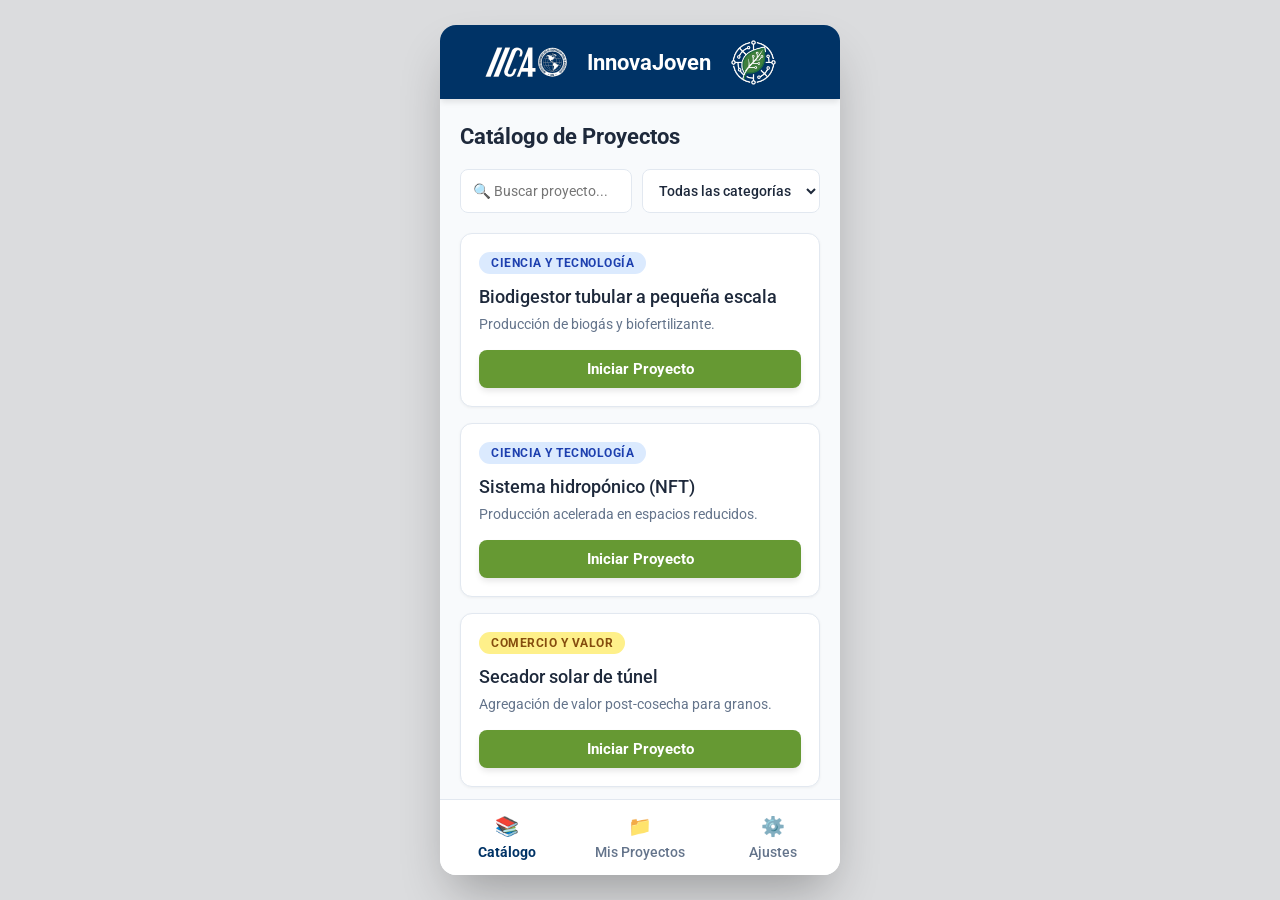
<file: index.html>
<!DOCTYPE html>
<html lang="es" id="html-tag">

<head>
    <meta charset="UTF-8">
    <meta name="viewport" content="width=device-width, initial-scale=1.0">
    <title>Portafolio de soluciones tecnológicas IICA</title>

    <link rel="preconnect" href="https://fonts.googleapis.com">
    <link rel="preconnect" href="https://fonts.gstatic.com" crossorigin>
    <link href="https://fonts.googleapis.com/css2?family=Roboto:ital,wght@0,300;0,400;0,500;0,700;1,400&display=swap" rel="stylesheet">
    <link rel="stylesheet" href="styles.css">
</head>

<body>

<div class="app-container">
    <header class="header">
    <div class="header-content">
        <div class="header-item left">
            <img src="logo-iica.svg" alt="IICA" class="header-logo-iica">
        </div>

        <div class="header-item center">
            <span class="header-title" data-i18n="app_title">InnovaJoven</span>
        </div>

        <div class="header-item right">
            <img src="logo-app.png" alt="Logo InnovaJoven" class="header-logo-app">
        </div>
    </div>
</header>

    <div id="view-catalog" class="view active">
        <h2 class="view-title" data-i18n="catalog_title">Catálogo de soluciones</h2>
        <div class="filter-bar">
            <input type="text" class="search-input" id="search-input" data-i18n-placeholder="search_placeholder" placeholder="🔍 Buscar proyecto..." oninput="renderCatalog()">
            
            <select id="category-filter" class="category-select" onchange="renderCatalog()">
                <option value="all" data-i18n="cat_all">Todas las categorías</option>
                <option value="cat-ciencia" data-i18n="cat_science">Ciencia y Tecnología</option>
                <option value="cat-comercio" data-i18n="cat_commerce">Comercio y Valor</option>
            </select>
        </div>
        <div id="catalog-container"></div>
    </div>

    <div id="view-projects" class="view">
        <h2 class="view-title" data-i18n="dash_title">Proyectos en desarrollo</h2>
        
        <div id="enrolled-container"></div>

        <div class="empty-state" id="empty-projects">
            <p data-i18n="dash_empty">No tienes proyectos inscritos</p>
            <button class="btn btn-primary" onclick="switchNav('view-catalog', 0)" style="width: auto; padding: 8px 16px; margin: 0 auto;" data-i18n="btn_explore">Explorar Catálogo</button>
        </div>
    </div>

    <div id="view-settings" class="view">
        <h2 class="view-title" data-i18n="settings_title">Mi Perfil y Ajustes</h2>
        
        <div class="card">
            <h3 class="card-title" style="margin-bottom: 15px;" data-i18n="settings_prefs">Preferencias de la App</h3>
            <div style="display: flex; justify-content: space-between; align-items: center; margin-bottom: 20px;">
                <span style="color: var(--text-main); font-weight: 500;" data-i18n="settings_lang">Idioma / Language</span>
                <select id="langSelect" onchange="changeLanguage(this.value)" class="lang-select">
                    <option value="es">Español</option>
                    <option value="en">English</option>
                    <option value="pt">Português</option>
                </select>
            </div>
            <div style="display: flex; justify-content: space-between; align-items: center;">
                <span style="color: var(--text-main); font-weight: 500;" data-i18n="settings_dark">Modo Oscuro (Nocturno)</span>
                <input type="checkbox" style="width: 20px; height: 20px;" id="darkModeToggle">
            </div>
        </div>
    </div>

    <div id="view-course" class="view">
        <div class="course-header">
            <button onclick="switchNav('view-projects', 1)" class="btn-back" data-i18n="course_back">⬅ Volver a mis proyectos</button>
            <br>
            <span id="course-category" class="category-pill">Categoría</span>
            <h2 id="course-title" style="margin:8px 0 5px 0; color: var(--text-main); font-weight: 700;">Título</h2>
            
            <a href="#" download class="btn btn-pdf" id="btn-download" data-i18n="course_download">
                ⬇️ Descargar Manual Completo
            </a>

            <div class="progress-container">
                <div style="display: flex; justify-content: space-between; font-size: 0.9rem; font-weight:bold; color: var(--primary);">
                    <span data-i18n="course_progress">Tu avance en la guía:</span>
                    <span id="course-progress-text">0%</span>
                </div>
                <div class="progress-bar"><div class="progress-fill" id="course-progress-fill"></div></div>
            </div>
        </div>

        <h3 style="color: var(--text-main); font-size: 1.1rem; margin-bottom: 15px; font-weight: 500;" data-i18n="course_route">Ruta de Implementación</h3>
        <ul class="module-list" id="dynamic-module-list"></ul>

        <div class="danger-zone">
        <button class="btn-ghost-danger" onclick="unenrollCourse()" data-i18n="btn_unenroll">
            ❌ Abandonar Proyecto
        </button>
    </div>
    </div>

    <nav class="bottom-nav">
        <button class="nav-btn active" onclick="switchNav('view-catalog', 0)"><span style="font-size: 1.2rem;">📚</span> <span data-i18n="nav_catalog">Catálogo</span></button>
        <button class="nav-btn" onclick="switchNav('view-projects', 1)"><span style="font-size: 1.2rem;">📁</span> <span data-i18n="nav_projects">Mis Proyectos</span></button>
        <button class="nav-btn" onclick="switchNav('view-settings', 2)"><span style="font-size: 1.2rem;">⚙️</span> <span data-i18n="nav_settings">Ajustes</span></button>
    </nav>

</div>

<div id="custom-modal" class="modal-overlay">
    <div class="modal-content">
        <div class="modal-header">
            <span id="modal-icon">ℹ️</span>
            <h3 id="modal-title">Título</h3>
        </div>
        <div class="modal-body">
            <p id="modal-message">Mensaje del modal</p>
        </div>
        <div class="modal-footer" id="modal-footer">
            </div>
    </div>
</div>

<script src="translations.js"></script>
<script src="app.js"></script>

</body>
</html>
</file>
<file: styles.css>
:root {
    /* Paleta oficial IICA para web */
    --primary: #003366; /* Azul IICA */
    --success: #669933; /* Verde IICA Web */
    --danger: #CC0033; /* Rojo IICA Web */

    /* Fondos y superficies */
    --app-bg: #DBDCDE; /* Pantone 428 (Gris claro institucional) */
    --view-bg: #F8FAFC; 
    --card-bg: #FFFFFF;

    /* Textos y bordes */
    --text-main: #1E293B;
    --text-muted: #64748B;
    --border: #E2E8F0;
}

body.dark-mode {
    /* Modo oscuro elegante entintado con azul */
    --primary: #003366; 
    --app-bg: #020617;
    --view-bg: #0F172A;
    --card-bg: #1E293B;
    --text-main: #FFFFFF; 
    --text-muted: #CBD5E1;
    --border: #334155;
    --success: #669933;
    --accent-ui: #3B82F6;
}

/* MEJORA ESPECÍFICA: El enlace de "Continuar" en la tarjeta */
body.dark-mode .card-action {
    color: var(--accent-ui) !important;
    font-weight: 700;
}

/* Asegurar que el título de la vista sea blanco puro */
body.dark-mode .view-title {
    color: var(--text-main);
}

/* Mejora para los checkboxes en modo oscuro */
body.dark-mode .module-item {
    border-color: #475569;
}
body.dark-mode .module-status {
    color: #94A3B8;
}

/* Mejora adicional para el header en modo oscuro */
body.dark-mode .header {
    border-bottom: 1px solid var(--border);
    box-shadow: 0 4px 12px rgba(0, 0, 0, 0.5);
}

/* Mejora para los botones en modo oscuro para que no se pierdan */
body.dark-mode .btn-primary {
    background-color: var(--accent-ui);
    color: #FFFFFF;
}
body.dark-mode .nav-btn.active {
    color: var(--accent-ui);
    font-weight: 700;
}

body.dark-mode .card-action, 
body.dark-mode .nav-btn.active {
    text-shadow: 0 0 8px rgba(59, 130, 246, 0.3);
}

* { 
    box-sizing: border-box; 
    font-family: 'Roboto', sans-serif; 
    transition: background-color 0.3s, color 0.3s, border-color 0.3s; 
}

body { 
    background-color: var(--app-bg); 
    margin: 0; 
    display: flex; 
    justify-content: center; 
    align-items: center; 
    min-height: 100vh; 
}

.app-container {
    width: 100%; 
    max-width: 400px; 
    height: 850px; 
    max-height: 100vh;
    background-color: var(--view-bg); 
    position: relative;
    box-shadow: 0 25px 50px -12px rgba(0,0,0,0.3); 
    display: flex; 
    flex-direction: column; 
    overflow: hidden; 
    border-radius: 16px;
}

.header { 
    background-color: var(--primary); 
    color: white; 
    padding: 12px 20px; /* Ajustado para dar espacio al logo */
    z-index: 10; 
    box-shadow: 0 4px 6px -1px rgba(0, 0, 0, 0.1); 
}

.header-content {
    display: flex;
    justify-content: space-between;
    align-items: center;
    width: 100%;
    padding: 0 20px;
    height: 50px;
}

.header-item {
    flex: 1; 
    display: flex;
    align-items: center;
}

.header-item.left {
    justify-content: flex-start;
}

.header-item.center {
    justify-content: center;
}

.header-item.right {
    justify-content: flex-start;
}

.header-logo-iica {
    height: 30px;
    width: auto;
    /* Separación extra interna si fuera necesaria */
    padding-left: 5px;
}

.header-logo-app {
    height: 45px; /* Tu nuevo logo puede ser un poco más grande */
    width: auto;
    margin-left: 0px;
}

.header-title {
    font-size: 1.4rem;
    font-weight: 700;
    text-align: center;
    
    /* NUEVO: Garantiza un espacio mínimo de 20 píxeles a la izquierda y derecha */
    padding: 0 20px; 
    
    /* NUEVO: Evita que el título se parta en dos líneas en pantallas pequeñas */
    white-space: nowrap;
}

/* Ajuste responsivo para celulares pequeños */
@media (max-width: 480px) {
    .header-content {
        padding: 0 10px; /* Reducimos el borde exterior para dar más espacio adentro */
    }
    .header-title {
        font-size: 1.1rem; /* Hacemos la letra un poco más pequeña */
        padding: 0 10px; /* Reducimos la separación para que quepa todo */
    }
    .header-logo-iica { height: 28px; }
    .header-logo-app { height: 35px; }
}

.view { 
    flex: 1; 
    overflow-y: auto; 
    display: none; 
    padding: 24px 20px;
    padding-bottom: 90px; 
    animation: fadeIn 0.3s ease; 
}

.view.active { display: block; }

.view-title {
    color: var(--text-main);
    font-size: 1.4rem;
    font-weight: 700;
    margin-top: 0;
    margin-bottom: 20px;
}

@keyframes fadeIn { 
    from { opacity: 0; transform: translateY(10px); } 
    to { opacity: 1; transform: translateY(0); } 
}

.card { 
    background: var(--card-bg); 
    border-radius: 12px; 
    padding: 18px; 
    margin-bottom: 16px; 
    border: 1px solid var(--border); 
    cursor: pointer; 
    box-shadow: 0 1px 3px 0 rgba(0, 0, 0, 0.05); 
}
.card:active { transform: scale(0.98); }
.card-title { margin: 0 0 8px 0; color: var(--text-main); font-size: 1.15rem; font-weight: 500; }
.card-subtitle { margin: 0; color: var(--text-muted); font-size: 0.9rem; line-height: 1.4;}
.card-action { text-align: right; color: var(--primary); font-size: 0.95rem; font-weight: 700; margin: 12px 0 0 0; }

.empty-state {
    text-align: center; 
    padding: 24px; 
    margin-top: 20px; 
    border: 2px dashed var(--border); 
    border-radius: 12px;
    color: var(--text-muted);
}

.search-input {
    width: 100%; 
    padding: 12px; 
    border-radius: 8px; 
    border: 1px solid var(--border); 
    margin-bottom: 20px; 
    background: var(--card-bg); 
    color: var(--text-main);
    font-size: 0.9rem;
}

/* Categorías (Píldoras) con paleta secundaria suave */
.category-pill { 
    display: inline-block; 
    padding: 4px 12px; 
    border-radius: 20px; 
    font-size: 0.75rem; 
    font-weight: 700; 
    margin-bottom: 12px; 
    background: #E2E8F0; 
    color: #475569; 
    text-transform: uppercase;
    letter-spacing: 0.5px; 
}
.cat-ciencia { background: #DBEAFE; color: #1E40AF; }
.cat-comercio { background: #FEF08A; color: #854D0E; }

.course-header { 
    background: var(--card-bg); 
    padding: 24px 20px; 
    border-bottom: 1px solid var(--border); 
    margin: -20px -20px 24px -20px; 
}

.btn-back {
    background: none; 
    border: none; 
    color: var(--primary); 
    font-weight: 700; 
    font-size: 0.95rem;
    margin-bottom: 15px; 
    cursor: pointer;
    padding: 0;
}

.btn { 
    width: 100%; 
    padding: 14px; 
    border-radius: 8px; 
    font-weight: 700; 
    cursor: pointer; 
    border: none; 
    text-align: center; 
    font-size: 0.95rem; 
    text-decoration: none; 
    display: flex; 
    align-items: center; 
    justify-content: center; 
    gap: 8px; 
    margin-top: 15px;
}
.btn-primary { background-color: var(--primary); color: white; }
.btn-pdf {
    background-color: var(--primary); /* Azul Institucional IICA */
    color: #FFFFFF !important; /* Letras blancas obligatorias */
    border: none;
    padding: 12px 16px;
    border-radius: 8px;
    font-size: 0.95rem;
    font-weight: 700;
    cursor: pointer;
    display: flex;
    justify-content: center;
    align-items: center;
    gap: 8px;
    width: 100%;
    margin: 15px 0;
    text-decoration: none; /* Elimina el subrayado por ser una etiqueta <a> */
    
    /* Sombra base y transición idéntica al botón verde */
    box-shadow: 0 4px 6px -1px rgba(0, 0, 0, 0.1);
    transition: transform 0.2s ease, box-shadow 0.2s ease;
}

/* Efecto al pasar el puntero (Hover) */
.btn-pdf:hover {
    background-color: var(--primary);
    transform: translateY(-2px);
    box-shadow: 0 10px 15px -3px rgba(0, 0, 0, 0.2);
}

/* Efecto al presionar (Active) */
.btn-pdf:active {
    transform: translateY(0) scale(0.98);
    box-shadow: 0 2px 4px rgba(0, 0, 0, 0.1);
}

/* Ajustes de contraste para el Modo Oscuro */
body.dark-mode .btn-pdf {
    background-color: #3B82F6; /* Un azul un poco más brillante para fondos oscuros */
    box-shadow: 0 4px 12px rgba(0, 0, 0, 0.5);
}

body.dark-mode .btn-pdf:hover {
    box-shadow: 0 10px 20px rgba(0, 0, 0, 0.6);
}

.progress-container { margin-top: 24px; }
.progress-bar { 
    height: 10px; 
    background: var(--border); 
    border-radius: 5px; 
    overflow: hidden; 
    margin-top: 8px; 
}
.progress-fill { 
    height: 100%; 
    background: var(--success); 
    width: 0%; 
    transition: width 0.5s cubic-bezier(0.4, 0, 0.2, 1); 
}

.module-list { list-style: none; padding: 0; margin: 0; }
.module-item { 
    background: var(--card-bg); 
    border: 1px solid var(--border); 
    border-radius: 8px; 
    padding: 16px; 
    margin-bottom: 12px; 
    display: flex; 
    align-items: center; 
    gap: 16px; 
}
.module-checkbox { 
    width: 26px; 
    height: 26px; 
    accent-color: var(--success); 
    cursor: pointer; 
}
.module-text { flex: 1; font-weight: 500; color: var(--text-main); font-size: 1rem;}
.module-status { font-size: 0.85rem; color: var(--text-muted); margin-top: 4px; font-weight: 400;}

.bottom-nav { 
    position: absolute; 
    bottom: 0; 
    width: 100%; 
    background: var(--card-bg); 
    border-top: 1px solid var(--border); 
    display: flex; 
    justify-content: space-around; 
    padding: 14px 0; 
    z-index: 10;
}
.nav-btn { 
    background: none; 
    border: none; 
    color: var(--text-muted); 
    font-size: 0.85rem; 
    font-weight: 500;
    cursor: pointer; 
    display: flex; 
    flex-direction: column; 
    align-items: center; 
    gap: 6px; 
    flex: 1; 
}
.nav-btn.active { color: var(--primary); font-weight: 700; }

/* Estilo para el selector de idiomas */
.lang-select {
    padding: 8px 12px;
    border-radius: 8px;
    border: 1px solid var(--border);
    background-color: var(--view-bg);
    color: var(--text-main);
    font-size: 0.95rem;
    font-weight: 500;
    cursor: pointer;
    outline: none;
}
.lang-select:focus {
    border-color: var(--primary);
}

/* Estilos para matriculación */

.enrolled-badge {
    background-color: var(--success);
    color: white;
    font-size: 0.7rem;
    padding: 3px 8px;
    border-radius: 4px;
    font-weight: 700;
    text-transform: uppercase;
    margin-left: 10px;
    box-shadow: 0 2px 4px rgba(102, 153, 51, 0.3);
}

.btn-enroll {
    background-color: var(--success); /* Verde IICA */
    color: #FFFFFF !important; /* Letras blancas obligatorias siempre */
    border: none;
    padding: 10px 14px;
    border-radius: 8px;
    font-size: 0.95rem;
    font-weight: 700;
    cursor: pointer;
    margin-top: 15px;
    width: 100%;
    display: flex;
    justify-content: center;
    align-items: center;
    gap: 8px;
    box-shadow: 0 4px 6px -1px rgba(0, 0, 0, 0.1); /* Sombra base clara */
    
    /* Esta es la línea clave que garantiza que la animación fluya siempre */
    transition: transform 0.2s ease, box-shadow 0.2s ease;
}

.btn-enroll:active {
    transform: translateY(0) scale(0.98);
    box-shadow: 0 2px 4px rgba(0, 0, 0, 0.1);
}

/* Ajuste para que en modo oscuro el botón siga resaltando */
body.dark-mode .btn-enroll {
    background-color: var(--success);
    color: #FFFFFF;
    box-shadow: 0 4px 12px rgba(0, 0, 0, 0.3);
}

.btn-enroll:hover {
    background-color: var(--success);
    
    /* EFECTO DE ELEVACIÓN PARA MODO CLARO Y OSCURO */
    transform: translateY(-2px); 
    
    box-shadow: 0 10px 15px -3px rgba(0, 0, 0, 0.2);
}

/* Ajuste del botón enroll para el modo oscuro */
body.dark-mode .btn-enroll {
    background-color: var(--success); /* Se mantiene el verde institucional */
    color: #FFFFFF !important; /* Blanco puro obligatorio para legibilidad */
    
    /* Aumentamos ligeramente la sombra para separar el botón del fondo oscuro */
    box-shadow: 0 4px 12px rgba(0, 0, 0, 0.5);
    border: none;
}

body.dark-mode .btn-back {
    color: #FFFFFF !important; /* Texto de "Volver" en blanco */
    opacity: 0.9;
}

body.dark-mode .btn-back:hover {
    opacity: 1;
    text-decoration: underline;
}

/* Cambiamos el color azul de la etiqueta de progreso y el porcentaje */
body.dark-mode .progress-container span {
    color: #FFFFFF !important; /* "Tu avance..." y "X%" en blanco */
    text-shadow: 0px 1px 2px rgba(0,0,0,0.5); /* Sombra suave para resaltar */
}

/* Opcional: Si el título del proyecto también se ve oscuro */
body.dark-mode #course-title {
    color: #FFFFFF;
}

body.dark-mode .btn-enroll:hover {
    background-color: var(--success);
    color: #FFFFFF !important;
    transform: translateY(-2px);
    box-shadow: 0 10px 20px rgba(0, 0, 0, 0.6);
}

/* Estilos para abandonar proyecto */

.danger-zone {
    margin-top: 30px; 
    text-align: center; 
    padding-top: 20px; 
    border-top: 1px dashed var(--border);
}

.btn-ghost-danger {
    background: transparent;
    color: var(--danger); /* Usa el rojo IICA #CC0033 */
    border: 1px solid transparent;
    padding: 10px 16px;
    font-size: 0.9rem;
    font-weight: 700;
    cursor: pointer;
    border-radius: 8px;
    transition: all 0.3s ease;
}

.btn-ghost-danger:hover {
    background-color: rgba(204, 0, 51, 0.08);
    border-color: var(--danger);
}

/* Ajuste de accesibilidad para modo oscuro */
body.dark-mode .btn-ghost-danger {
    color: #EF4444; /* Un rojo más brillante para fondos oscuros */
}
body.dark-mode .btn-ghost-danger:hover {
    background-color: rgba(239, 68, 68, 0.1);
    border-color: #EF4444;
}

/* Estilos para la barra de filtros del catálogo */

.filter-bar {
    display: flex;
    gap: 10px;
    margin-bottom: 20px;
}

/* Ajustamos el buscador para que comparta el espacio */
.filter-bar .search-input {
    margin-bottom: 0; 
    flex: 60%; /* Toma el 60% del ancho */
}

/* Estilos para la nueva lista desplegable */
.category-select {
    flex: 40%; /* Toma el 40% del ancho */
    padding: 12px;
    border-radius: 8px;
    border: 1px solid var(--border);
    background-color: var(--card-bg);
    color: var(--text-main);
    font-size: 0.85rem;
    font-weight: 500;
    outline: none;
    cursor: pointer;
    /* Evita que el texto largo deforme el diseño */
    text-overflow: ellipsis;
    white-space: nowrap;
    overflow: hidden;
}

.category-select:focus {
    border-color: var(--primary);
}

/* Ajuste para el modo oscuro */
body.dark-mode .category-select {
    background-color: var(--card-bg);
    border-color: var(--border);
    color: var(--text-main);
}
body.dark-mode .category-select:focus {
    border-color: var(--accent-ui);
}

/* --- ESTILOS DEL MODAL --- */
.modal-overlay {
    position: fixed;
    top: 0;
    left: 0;
    width: 100%;
    height: 100%;
    background: rgba(0, 0, 0, 0.6); /* Fondo oscuro semitransparente */
    display: flex;
    justify-content: center;
    align-items: center;
    z-index: 9999; /* Para que quede por encima de todo */
    
    /* Oculto por defecto con animación */
    opacity: 0;
    pointer-events: none;
    transition: opacity 0.3s ease;
}

.modal-overlay.active {
    opacity: 1;
    pointer-events: auto;
}

.modal-content {
    background: var(--card-bg); /* Hereda el color de tu tarjeta (claro u oscuro) */
    color: var(--text-main);
    width: 90%;
    max-width: 400px;
    border-radius: 12px;
    padding: 24px;
    box-shadow: 0 10px 25px rgba(0,0,0,0.2);
    
    /* Animación de deslizamiento hacia arriba */
    transform: translateY(20px);
    transition: transform 0.3s ease;
}

.modal-overlay.active .modal-content {
    transform: translateY(0);
}

.modal-header {
    display: flex;
    align-items: center;
    gap: 12px;
    margin-bottom: 15px;
}

.modal-header h3 {
    margin: 0;
    font-size: 1.3rem;
    color: var(--text-main);
}

#modal-icon {
    font-size: 1.5rem;
}

.modal-body p {
    margin: 0 0 20px 0;
    font-size: 1rem;
    line-height: 1.5;
    white-space: pre-wrap; /* Respeta los saltos de línea de tu texto de éxito */
}

.modal-footer {
    display: flex;
    justify-content: flex-end;
    gap: 12px;
}

/* Botones del Modal */
.btn-modal {
    padding: 10px 18px;
    border-radius: 8px;
    font-size: 0.95rem;
    font-weight: 600;
    cursor: pointer;
    border: none;
    transition: transform 0.1s, opacity 0.2s;
}

.btn-modal:active {
    transform: scale(0.95);
}

.btn-modal.cancel {
    background: transparent;
    border: 1px solid var(--border);
    color: var(--text-main);
}

.btn-modal.success {
    background: var(--success); /* Tu verde institucional */
    color: white;
}

.btn-modal.danger {
    background: #EF4444; /* Rojo para advertencias (abandonar) */
    color: white;
}

.btn-modal.primary {
    background: var(--primary); /* Tu azul institucional */
    color: white;
}
</file>
